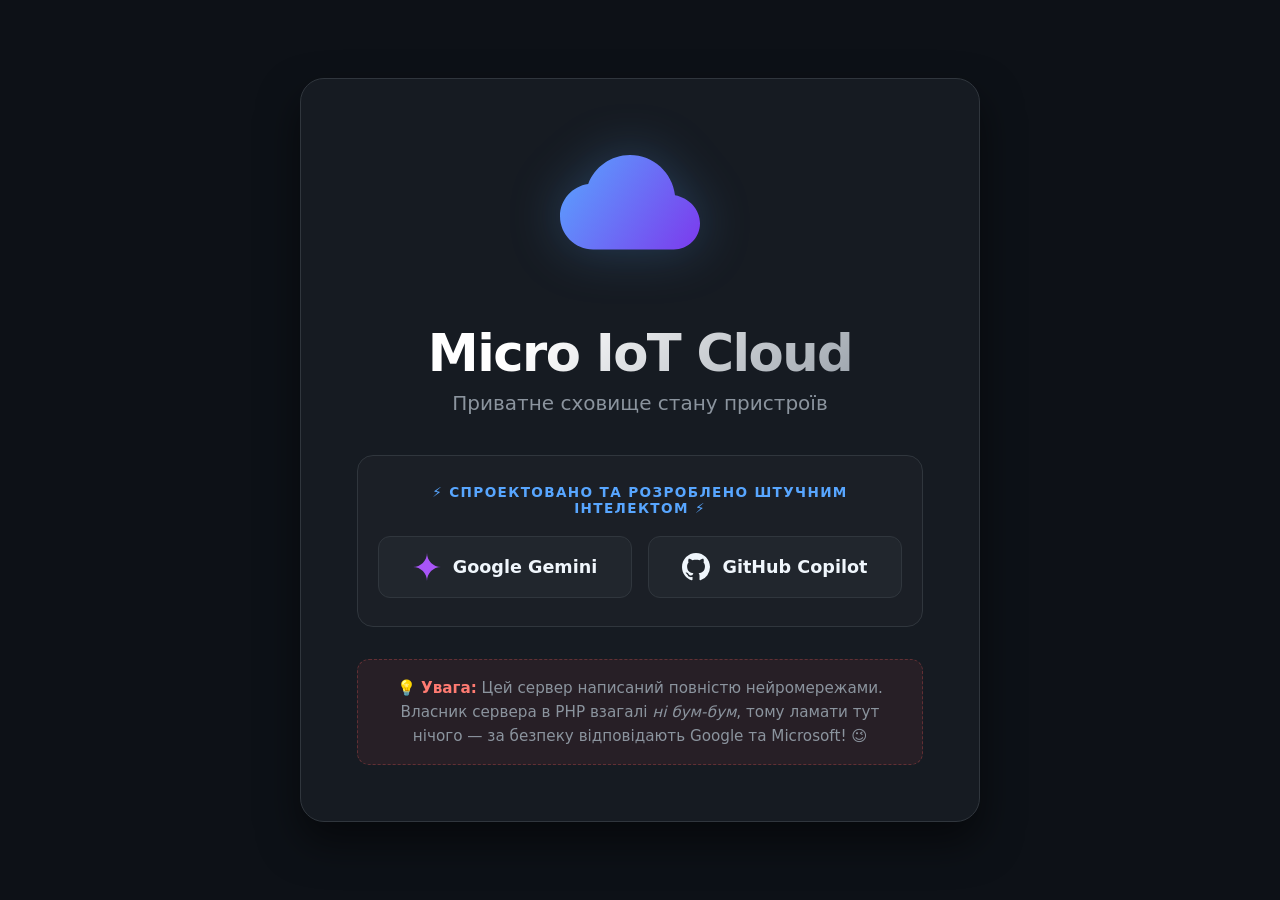
<file: index.htm>
<!doctype html>
<html lang="uk">
<head>
  <meta charset="utf-8">
  <meta name="viewport" content="width=device-width, initial-scale=1">
  <meta name="color-scheme" content="dark light">
  <title>Micro IoT Cloud</title>
  <style>
    :root {
      --bg: #0d1117;
      --card-bg: #161b22;
      --border: #30363d;
      --text: #f0f6fc;
      --text-muted: #8b949e;
      --gemini: #7c3aed;
      --copilot: #238636;
      --accent: #58a6ff;
    }

    * { box-sizing: border-box; margin: 0; padding: 0; }

    body {
      min-height: 100vh;
      display: flex;
      align-items: center;
      justify-content: center;
      background-color: var(--bg);
      color: var(--text);
      font-family: system-ui, -apple-system, BlinkMacSystemFont, "Segoe UI", Roboto, sans-serif;
      padding: 1.5rem;
    }

    .container {
      width: 100%;
      max-width: 680px;
      background: var(--card-bg);
      border: 1px solid var(--border);
      border-radius: 24px;
      padding: clamp(2rem, 5vw, 3.5rem);
      text-align: center;
      box-shadow: 0 20px 40px rgba(0,0,0,0.5);
    }

    /* Велика SVG Хмаринка */
    .cloud-icon {
      width: clamp(100px, 25vw, 160px);
      height: auto;
      margin-bottom: 1.5rem;
      filter: drop-shadow(0 0 25px rgba(88, 166, 255, 0.25));
    }

    h1 {
      font-size: clamp(2rem, 6vw, 3.2rem);
      font-weight: 800;
      letter-spacing: -0.03em;
      margin-bottom: 0.5rem;
      background: linear-gradient(135deg, #fff 30%, #8b949e);
      -webkit-background-clip: text;
      -webkit-text-fill-color: transparent;
    }

    .subtitle {
      font-size: clamp(1rem, 3vw, 1.25rem);
      color: var(--text-muted);
      margin-bottom: 2.5rem;
      font-weight: 400;
    }

    /* Секція Авторів */
    .authors-section {
      background: rgba(255, 255, 255, 0.02);
      border: 1px solid var(--border);
      border-radius: 16px;
      padding: 1.75rem 1.25rem;
      margin-bottom: 2rem;
    }

    .authors-title {
      font-size: 0.85rem;
      text-transform: uppercase;
      letter-spacing: 0.1em;
      color: var(--accent);
      font-weight: 700;
      margin-bottom: 1.25rem;
    }

    .authors-grid {
      display: grid;
      grid-template-columns: repeat(auto-fit, minmax(220px, 1fr));
      gap: 1rem;
    }

    .author-card {
      display: flex;
      align-items: center;
      justify-content: center;
      gap: 0.75rem;
      padding: 1rem;
      background: #21262d;
      border: 1px solid var(--border);
      border-radius: 12px;
      text-decoration: none;
      color: var(--text);
      font-weight: 700;
      font-size: 1.1rem;
      transition: transform 0.2s, border-color 0.2s, box-shadow 0.2s;
    }

    .author-card:hover {
      transform: translateY(-3px);
      border-color: var(--accent);
      box-shadow: 0 8px 20px rgba(0,0,0,0.3);
    }

    .author-card svg {
      width: 28px;
      height: 28px;
      flex-shrink: 0;
    }

    /* Гумористична примітка */
    .humor-note {
      font-size: 0.95rem;
      line-height: 1.6;
      color: var(--text-muted);
      background: rgba(235, 87, 87, 0.08);
      border: 1px dashed rgba(235, 87, 87, 0.3);
      padding: 1rem 1.25rem;
      border-radius: 12px;
    }

    .humor-note strong {
      color: #ff7b72;
    }

    @media (max-width: 480px) {
      .container { padding: 1.5rem 1rem; }
      .authors-grid { grid-template-columns: 1fr; }
    }
  </style>
</head>
<body>

  <div class="container">
    
    <!-- Велика красива хмаринка -->
    <svg class="cloud-icon" viewBox="0 0 64 64" fill="none" xmlns="http://www.w3.org/2000/svg">
      <path d="M46 24.08C44.96 15.04 37.28 8 28 8 20.32 8 13.84 12.8 11.28 19.6 4.88 20.48 0 25.92 0 32.5 0 39.84 5.92 45.76 13.26 45.76H45.5C51.3 45.76 56 41.06 56 35.26 56 29.74 51.72 25.18 46 24.08Z" fill="url(#cloud-grad)"/>
      <defs>
        <linearGradient id="cloud-grad" x1="0" y1="8" x2="56" y2="45.76" gradientUnits="userSpaceOnUse">
          <stop stop-color="#58A6FF"/>
          <stop offset="1" stop-color="#7C3AED"/>
        </linearGradient>
      </defs>
    </svg>

    <h1>Micro IoT Cloud</h1>
    <p class="subtitle">Приватне сховище стану пристроїв</p>

    <!-- Секція Авторів -->
    <div class="authors-section">
      <div class="authors-title">⚡ Спроектовано та розроблено штучним інтелектом ⚡</div>
      
      <div class="authors-grid">
        <!-- Gemini -->
        <a href="https://gemini.google.com" target="_blank" rel="noopener" class="author-card">
          <svg viewBox="0 0 24 24" fill="none">
            <path d="M12 0C12 6.627 6.627 12 0 12C6.627 12 12 17.373 12 24C12 17.373 17.373 12 24 12C17.373 12 12 6.627 12 0Z" fill="#A855F7"/>
          </svg>
          <span>Google Gemini</span>
        </a>

        <!-- GitHub Copilot -->
        <a href="https://github.com/features/copilot" target="_blank" rel="noopener" class="author-card">
          <svg viewBox="0 0 24 24" fill="currentColor" style="color: #f0f6fc;">
            <path d="M12 0C5.37 0 0 5.37 0 12c0 5.31 3.435 9.795 8.205 11.385.6.105.825-.255.825-.57 0-.285-.015-1.23-.015-2.235-3.015.555-3.795-.735-4.035-1.41-.135-.345-.72-1.41-1.23-1.695-.42-.225-1.02-.78-.015-.795.945-.015 1.62.87 1.845 1.23 1.08 1.815 2.805 1.305 3.495.99.105-.78.42-1.305.765-1.605-2.67-.3-5.46-1.335-5.46-5.925 0-1.305.465-2.385 1.23-3.225-.12-.3-.54-1.53.12-3.18 0 0 1.005-.315 3.3 1.23.96-.27 1.98-.405 3-.405s2.04.135 3 .405c2.295-1.56 3.3-1.23 3.3-1.23.66 1.65.24 2.88.12 3.18.765.84 1.23 1.905 1.23 3.225 0 4.605-2.805 5.625-5.475 5.925.435.375.81 1.095.81 2.22 0 1.605-.015 2.895-.015 3.3 0 .315.225.69.825.57A12.02 12.02 0 0024 12c0-6.63-5.37-12-12-12z"/>
          </svg>
          <span>GitHub Copilot</span>
        </a>
      </div>
    </div>

    <!-- Текстовий дисклеймер з гумором -->
    <div class="humor-note">
      💡 <strong>Увага:</strong> Цей сервер написаний повністю нейромережами. Власник сервера в PHP взагалі <i>ні бум-бум</i>, тому ламати тут нічого — за безпеку відповідають Google та Microsoft! 😉
    </div>

  </div>

</body>
</html>
</file>
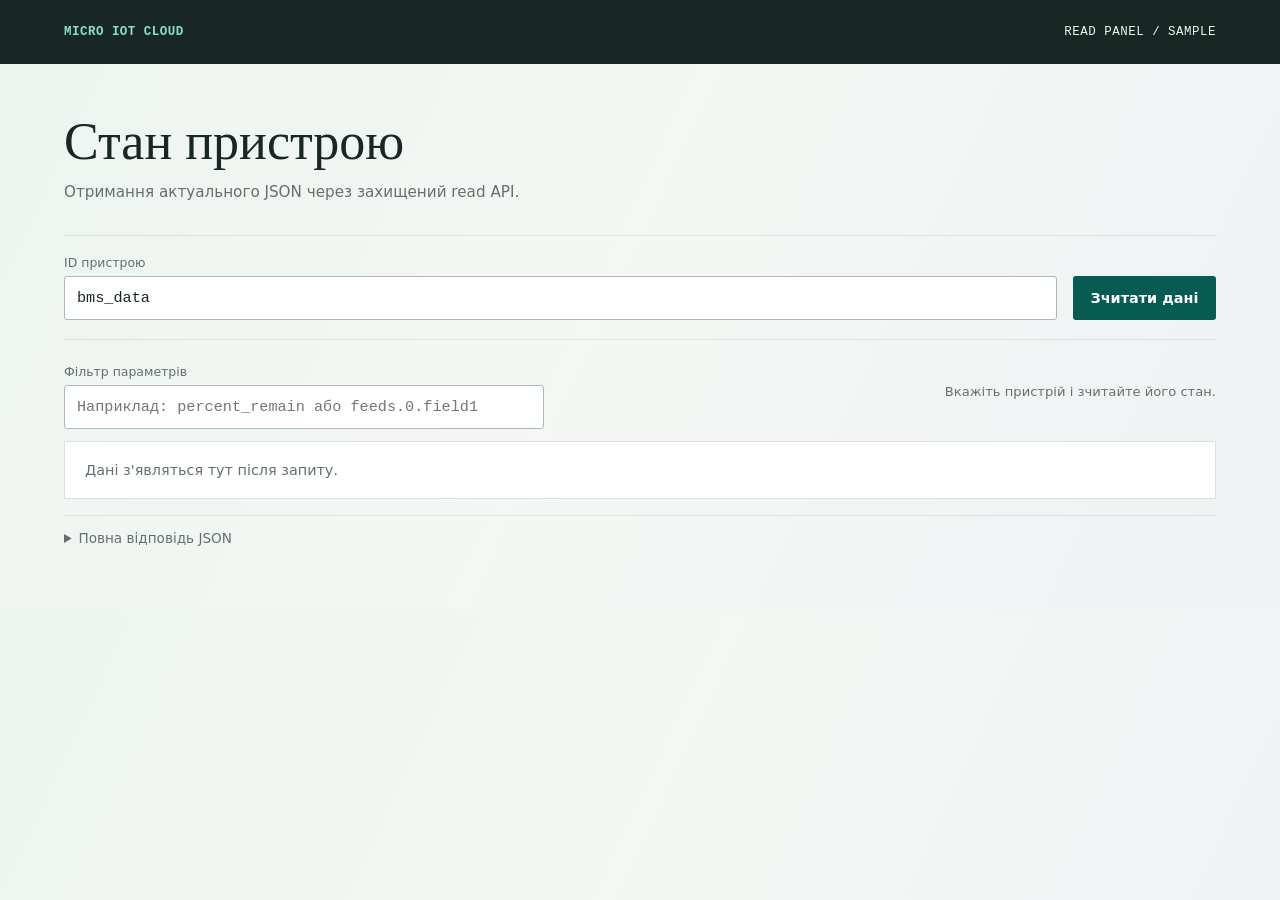
<file: user_panel_sample/index.html>
<!doctype html>
<html lang="uk">
<head>
  <meta charset="utf-8">
  <meta name="viewport" content="width=device-width, initial-scale=1">
  <meta name="color-scheme" content="light">
  <title>Micro IoT Cloud | Read panel</title>
  <style>
    :root {
      color-scheme: light;
      --ink: #182624;
      --muted: #63716d;
      --line: #d9e2de;
      --paper: #f5f7f4;
      --surface: #fff;
      --accent: #087e70;
      --accent-dark: #075b53;
      --warning: #985b14;
      --error: #a43232;
      --mono: "SFMono-Regular", Consolas, "Liberation Mono", monospace;
    }
    * { box-sizing: border-box; }
    body {
      margin: 0;
      color: var(--ink);
      background: linear-gradient(115deg, #edf4ef 0, var(--paper) 42rem, #eef2f4 100%);
      font-family: Georgia, "Times New Roman", serif;
    }
    header {
      min-height: 4rem;
      display: flex;
      align-items: center;
      justify-content: space-between;
      padding: 0 clamp(1rem, 5vw, 4rem);
      color: #eaf5f0;
      background: var(--ink);
      font: 0.78rem var(--mono);
      letter-spacing: 0.04em;
    }
    header strong { color: #8de0c7; font-weight: 600; }
    main { width: min(100% - 2rem, 72rem); margin: 3rem auto; }
    h1 { margin: 0; font-size: clamp(2rem, 5vw, 3.25rem); font-weight: 500; }
    .lede { margin: 0.6rem 0 2rem; color: var(--muted); font: 0.95rem/1.5 system-ui, sans-serif; }
    form {
      display: grid;
      grid-template-columns: minmax(12rem, 1fr) auto;
      align-items: end;
      gap: 1rem;
      padding: 1.15rem 0;
      border-top: 1px solid var(--line);
      border-bottom: 1px solid var(--line);
    }
    label { display: grid; gap: 0.4rem; color: var(--muted); font: 0.78rem system-ui, sans-serif; }
    input {
      width: 100%; min-height: 2.75rem; padding: 0.65rem 0.75rem;
      color: var(--ink); background: var(--surface); border: 1px solid #aabbb4;
      border-radius: 3px; font: 0.95rem var(--mono);
    }
    input:focus { outline: 2px solid #75cbb4; outline-offset: 1px; }
    button {
      min-height: 2.75rem; padding: 0.65rem 1.1rem; border: 0; border-radius: 3px;
      color: white; background: var(--accent-dark); font: 600 0.9rem system-ui, sans-serif;
      cursor: pointer;
    }
    button:hover { background: var(--accent); }
    button:disabled { opacity: 0.6; cursor: wait; }
    .toolbar { display: flex; align-items: center; justify-content: space-between; gap: 1rem; margin: 1.5rem 0 0.75rem; }
    .toolbar label { flex: 1; max-width: 30rem; }
    .status { min-height: 1.5rem; color: var(--muted); font: 0.82rem system-ui, sans-serif; }
    .status[data-kind="error"] { color: var(--error); }
    .status[data-kind="ok"] { color: var(--accent-dark); }
    .table-wrap { overflow: auto; border: 1px solid var(--line); background: var(--surface); }
    table { width: 100%; border-collapse: collapse; text-align: left; font: 0.88rem system-ui, sans-serif; }
    th, td { padding: 0.7rem 0.85rem; border-bottom: 1px solid #e8eeeb; vertical-align: top; }
    th { position: sticky; top: 0; color: var(--muted); background: #f0f5f1; font-size: 0.74rem; font-weight: 600; text-transform: uppercase; }
    td:first-child { width: 48%; color: #245b53; font: 0.8rem var(--mono); overflow-wrap: anywhere; }
    td:last-child { font: 0.82rem var(--mono); overflow-wrap: anywhere; white-space: pre-wrap; }
    tr:last-child td { border-bottom: 0; }
    .empty { padding: 1.25rem; color: var(--muted); font: 0.9rem system-ui, sans-serif; }
    details { margin-top: 1rem; border-top: 1px solid var(--line); }
    summary { padding: 0.9rem 0; color: var(--muted); font: 0.85rem system-ui, sans-serif; cursor: pointer; }
    pre { overflow: auto; max-height: 28rem; padding: 1rem; color: #e7f2ed; background: #202d2a; font: 0.8rem/1.5 var(--mono); }
    @media (max-width: 600px) {
      main { margin-top: 2rem; }
      form { grid-template-columns: 1fr; }
      form button { width: 100%; }
      .toolbar { align-items: stretch; flex-direction: column; }
      .toolbar label { max-width: none; }
      th, td { padding: 0.6rem; }
      td:first-child { width: 55%; }
    }
  </style>
</head>
<body>
  <header><strong>MICRO IOT CLOUD</strong><span>READ PANEL / SAMPLE</span></header>
  <main>
    <h1>Стан пристрою</h1>
    <p class="lede">Отримання актуального JSON через захищений read API.</p>

    <form id="read-form">
      <label for="device">ID пристрою
        <input id="device" name="device" value="bms_data" maxlength="64" pattern="[A-Za-z0-9_-]+" required autocomplete="off">
      </label>
      <button id="load-button" type="submit">Зчитати дані</button>
    </form>

    <div class="toolbar">
      <label for="filter">Фільтр параметрів
        <input id="filter" type="search" placeholder="Наприклад: percent_remain або feeds.0.field1" autocomplete="off" disabled>
      </label>
      <div id="status" class="status" role="status" aria-live="polite">Вкажіть пристрій і зчитайте його стан.</div>
    </div>

    <div id="results" class="table-wrap" aria-live="polite">
      <div class="empty">Дані з'являться тут після запиту.</div>
    </div>

    <details>
      <summary>Повна відповідь JSON</summary>
      <pre id="raw-json">Ще немає даних.</pre>
    </details>
  </main>
  <script>
    const form = document.querySelector('#read-form');
    const deviceInput = document.querySelector('#device');
    const filterInput = document.querySelector('#filter');
    const loadButton = document.querySelector('#load-button');
    const status = document.querySelector('#status');
    const results = document.querySelector('#results');
    const rawJson = document.querySelector('#raw-json');
    let rows = [];

    function flattenJson(value, path = '', output = []) {
      if (value !== null && typeof value === 'object') {
        const entries = Array.isArray(value)
          ? value.map((item, index) => [String(index), item])
          : Object.entries(value);
        if (entries.length === 0) output.push({ path: path || '(root)', value: '(empty)' });
        for (const [key, child] of entries) {
          flattenJson(child, path ? `${path}.${key}` : key, output);
        }
      } else {
        output.push({ path: path || '(root)', value: value === null ? 'null' : String(value) });
      }
      return output;
    }

    function renderRows() {
      const needle = filterInput.value.trim().toLowerCase();
      const visibleRows = rows.filter(row => `${row.path} ${row.value}`.toLowerCase().includes(needle));
      results.replaceChildren();
      if (visibleRows.length === 0) {
        const empty = document.createElement('div');
        empty.className = 'empty';
        empty.textContent = rows.length ? 'За цим фільтром нічого не знайдено.' : 'JSON не містить параметрів.';
        results.append(empty);
        return;
      }
      const table = document.createElement('table');
      const head = table.createTHead().insertRow();
      for (const label of ['Параметр', 'Значення']) {
        const cell = document.createElement('th');
        cell.scope = 'col';
        cell.textContent = label;
        head.append(cell);
      }
      const body = table.createTBody();
      for (const row of visibleRows) {
        const tableRow = body.insertRow();
        tableRow.insertCell().textContent = row.path;
        tableRow.insertCell().textContent = row.value;
      }
      results.append(table);
    }

    form.addEventListener('submit', async event => {
      event.preventDefault();
      if (!deviceInput.reportValidity()) return;
      loadButton.disabled = true;
      filterInput.disabled = true;
      status.dataset.kind = '';
      status.textContent = 'З’єднання з хмарою…';
      try {
        const response = await fetch(`read_proxy.php?device=${encodeURIComponent(deviceInput.value.trim())}`, { cache: 'no-store' });
        const text = await response.text();
        let data;
        try { data = JSON.parse(text); }
        catch { throw new Error(`Сервер повернув некоректну відповідь (HTTP ${response.status}).`); }
        if (!response.ok) throw new Error(data.error || `Помилка хмари (HTTP ${response.status}).`);
        rows = flattenJson(data);
        rawJson.textContent = JSON.stringify(data, null, 2);
        filterInput.disabled = false;
        renderRows();
        status.dataset.kind = 'ok';
        status.textContent = `${deviceInput.value.trim()} · отримано ${new Date().toLocaleTimeString()}`;
      } catch (error) {
        rows = [];
        rawJson.textContent = 'Дані недоступні.';
        results.replaceChildren();
        const message = document.createElement('div');
        message.className = 'empty';
        message.textContent = error.message;
        results.append(message);
        status.dataset.kind = 'error';
        status.textContent = 'Не вдалося отримати дані.';
      } finally {
        loadButton.disabled = false;
      }
    });

    filterInput.addEventListener('input', renderRows);
  </script>
</body>
</html>
</file>
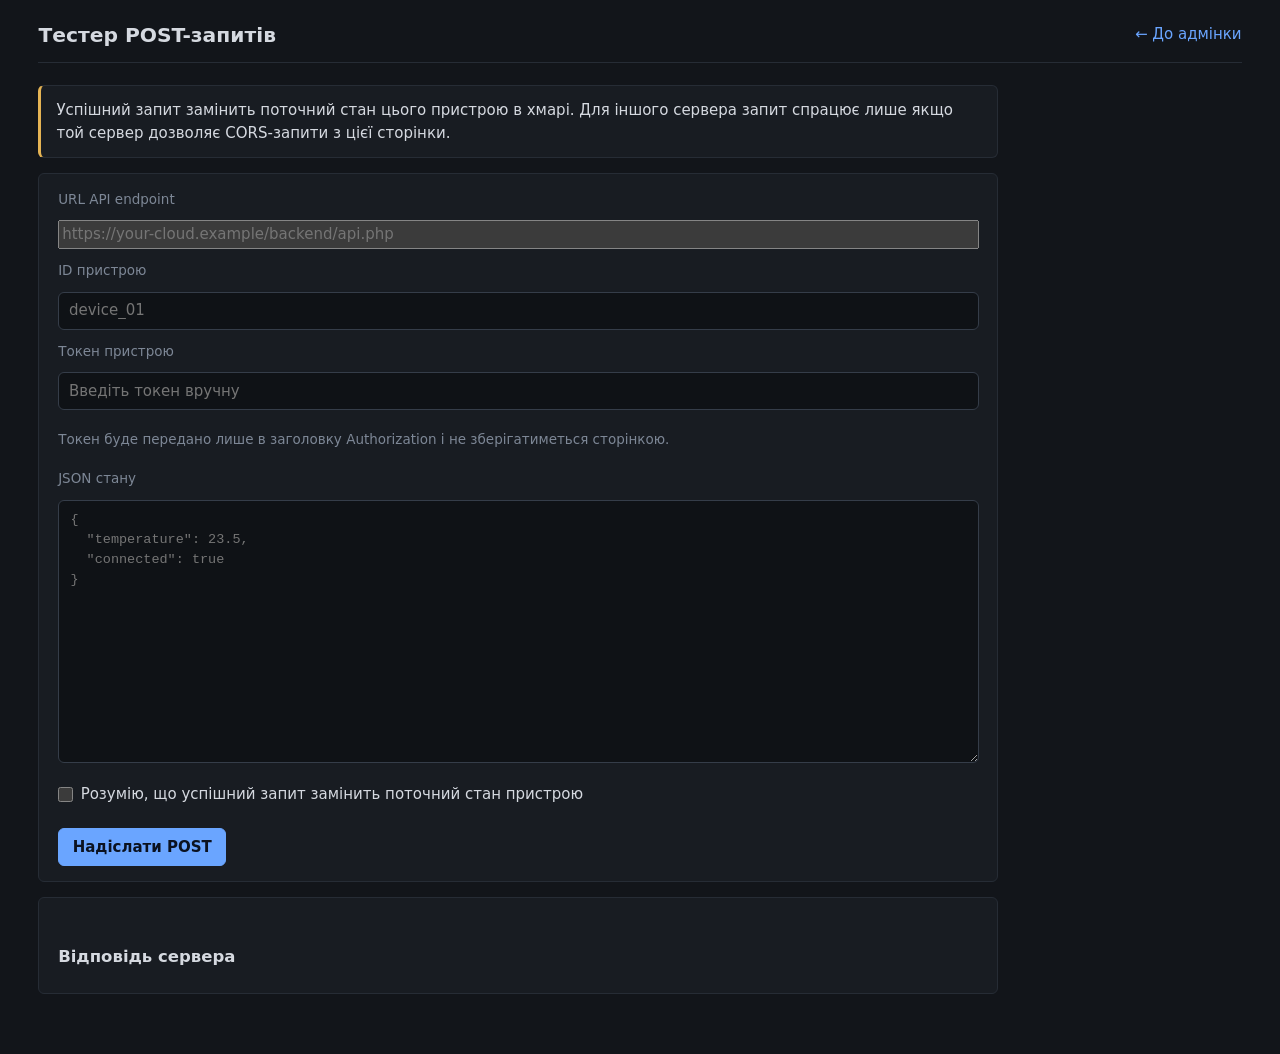
<file: cloud-code/adminpanel/api-tester.html>
<!doctype html>
<html lang="uk">
<head>
    <meta charset="utf-8">
    <meta name="viewport" content="width=device-width, initial-scale=1">
    <title>Тестер POST · Адміністрування хмари</title>
    <link rel="stylesheet" href="admin.css">
    <link rel="stylesheet" href="help.css">
    <script>try { if (localStorage.getItem('adminView') === 'mobile') document.documentElement.classList.add('mobile'); } catch (e) {}</script>
</head>
<body>
    <header class="top">
        <h1>Тестер POST-запитів</h1>
        <a class="back" href="admin.php">← До адмінки</a>
    </header>

    <main class="tester">
        <div class="notice warn">
            Успішний запит замінить поточний стан цього пристрою в хмарі. Для іншого сервера запит спрацює лише якщо той сервер дозволяє CORS-запити з цієї сторінки.
        </div>

        <section class="panel">
            <form id="request-form" class="stack">
                <label for="endpoint">URL API endpoint</label>
                <input id="endpoint" name="endpoint" type="url" placeholder="https://your-cloud.example/backend/api.php" autocomplete="url" required>

                <label for="device-id">ID пристрою</label>
                <input id="device-id" name="device_id" type="text" placeholder="device_01" pattern="[a-zA-Z0-9_-]{1,64}" maxlength="64" required>

                <label for="device-token">Токен пристрою</label>
                <input id="device-token" name="device_token" type="password" placeholder="Введіть токен вручну" autocomplete="off" required>
                <p class="muted">Токен буде передано лише в заголовку Authorization і не зберігатиметься сторінкою.</p>

                <label for="payload">JSON стану</label>
                <textarea id="payload" name="payload" rows="12" spellcheck="false" placeholder='{
  "temperature": 23.5,
  "connected": true
}' required></textarea>

                <label class="check">
                    <input id="replace-warning" type="checkbox" required>
                    Розумію, що успішний запит замінить поточний стан пристрою
                </label>
                <div class="row">
                    <button id="send-button" type="submit" class="primary">Надіслати POST</button>
                    <span id="request-status" class="muted" role="status" aria-live="polite"></span>
                </div>
            </form>
        </section>

        <section class="panel" aria-labelledby="response-heading">
            <h2 id="response-heading">Відповідь сервера</h2>
            <pre id="response" class="result" aria-live="polite"></pre>
        </section>
    </main>

    <script>
        const form = document.getElementById('request-form');
        const sendButton = document.getElementById('send-button');
        const requestStatus = document.getElementById('request-status');
        const responseOutput = document.getElementById('response');

        form.addEventListener('submit', async (event) => {
            event.preventDefault();
            responseOutput.textContent = '';
            requestStatus.textContent = '';

            let endpoint;
            let payload;
            try {
                endpoint = new URL(form.elements.endpoint.value);
                if (!['http:', 'https:'].includes(endpoint.protocol)) {
                    throw new Error('Вкажіть URL з протоколом HTTP або HTTPS.');
                }
                if (endpoint.username || endpoint.password
                    || Array.from(endpoint.searchParams.keys()).some((key) => /token|secret|password/i.test(key))
                ) {
                    throw new Error('Не додавайте облікові дані або токени до URL.');
                }

                payload = JSON.parse(form.elements.payload.value);
                if (payload === null || Array.isArray(payload) || typeof payload !== 'object') {
                    throw new Error('JSON має бути об’єктом.');
                }
            } catch (error) {
                requestStatus.textContent = error.message || 'Перевірте URL та JSON.';
                return;
            }

            const deviceId = form.elements.device_id.value.trim();
            const deviceToken = form.elements.device_token.value;
            if (!/^[\x21-\x7E]{1,256}$/.test(deviceToken)) {
                requestStatus.textContent = 'Токен має містити 1–256 друкованих ASCII-символів без пробілів.';
                return;
            }
            if (Object.hasOwn(payload, 'device_id')
                && (typeof payload.device_id !== 'string' || payload.device_id !== deviceId)
            ) {
                requestStatus.textContent = 'ID пристрою в JSON має збігатися з полем «ID пристрою».';
                return;
            }
            if (Object.hasOwn(payload, 'device_token')) {
                requestStatus.textContent = 'Приберіть device_token з JSON: токен передається окремо в заголовку.';
                return;
            }

            endpoint.searchParams.set('device', deviceId);
            sendButton.disabled = true;
            requestStatus.textContent = 'Надсилання запиту…';

            try {
                const response = await fetch(endpoint, {
                    method: 'POST',
                    headers: {
                        'Content-Type': 'application/json',
                        'Authorization': `Bearer ${deviceToken}`,
                    },
                    body: JSON.stringify(payload),
                    cache: 'no-store',
                    referrerPolicy: 'no-referrer',
                });
                const responseText = await response.text();
                requestStatus.textContent = `HTTP ${response.status} ${response.statusText}`;

                try {
                    responseOutput.textContent = JSON.stringify(JSON.parse(responseText), null, 2);
                } catch {
                    responseOutput.textContent = responseText || '(порожня відповідь)';
                }
            } catch (error) {
                requestStatus.textContent = 'Не вдалося виконати запит. Перевірте URL, з’єднання та CORS на сервері.';
                responseOutput.textContent = error.message;
            } finally {
                sendButton.disabled = false;
            }
        });
    </script>
</body>
</html>
</file>
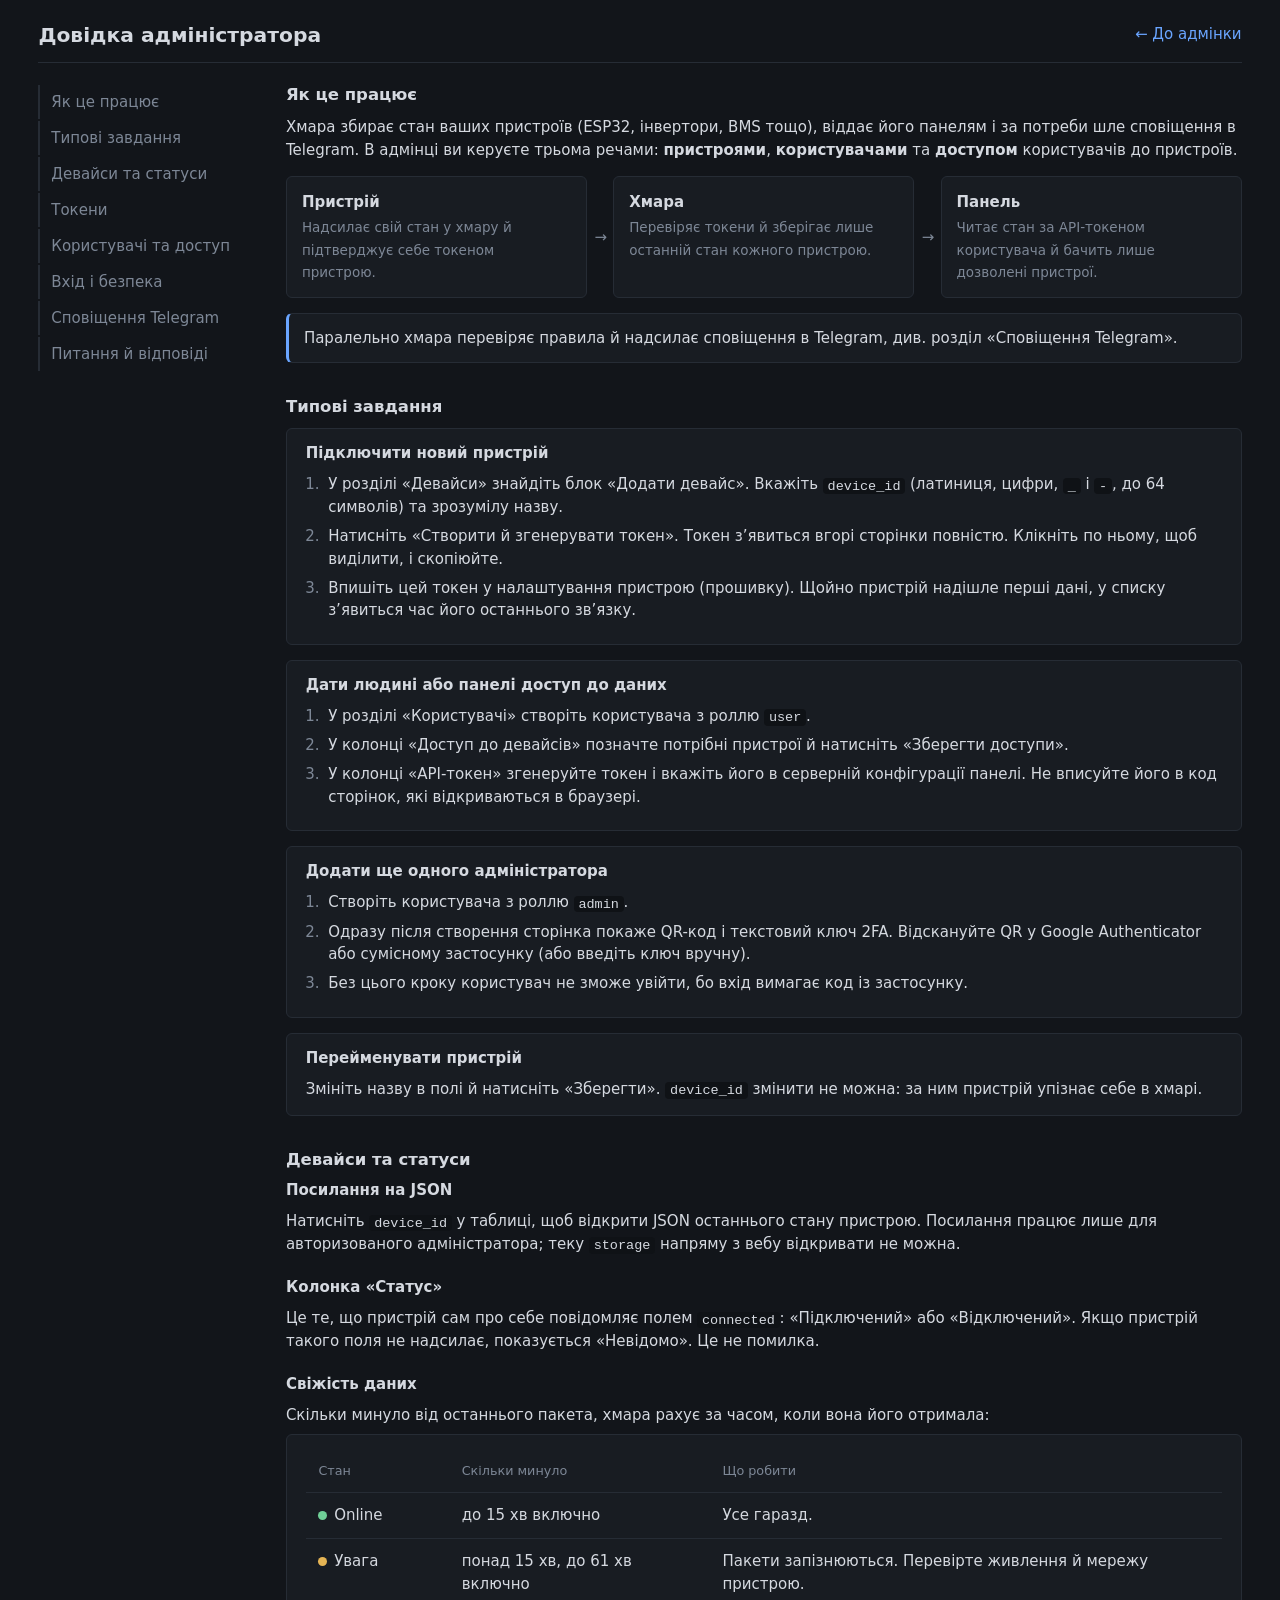
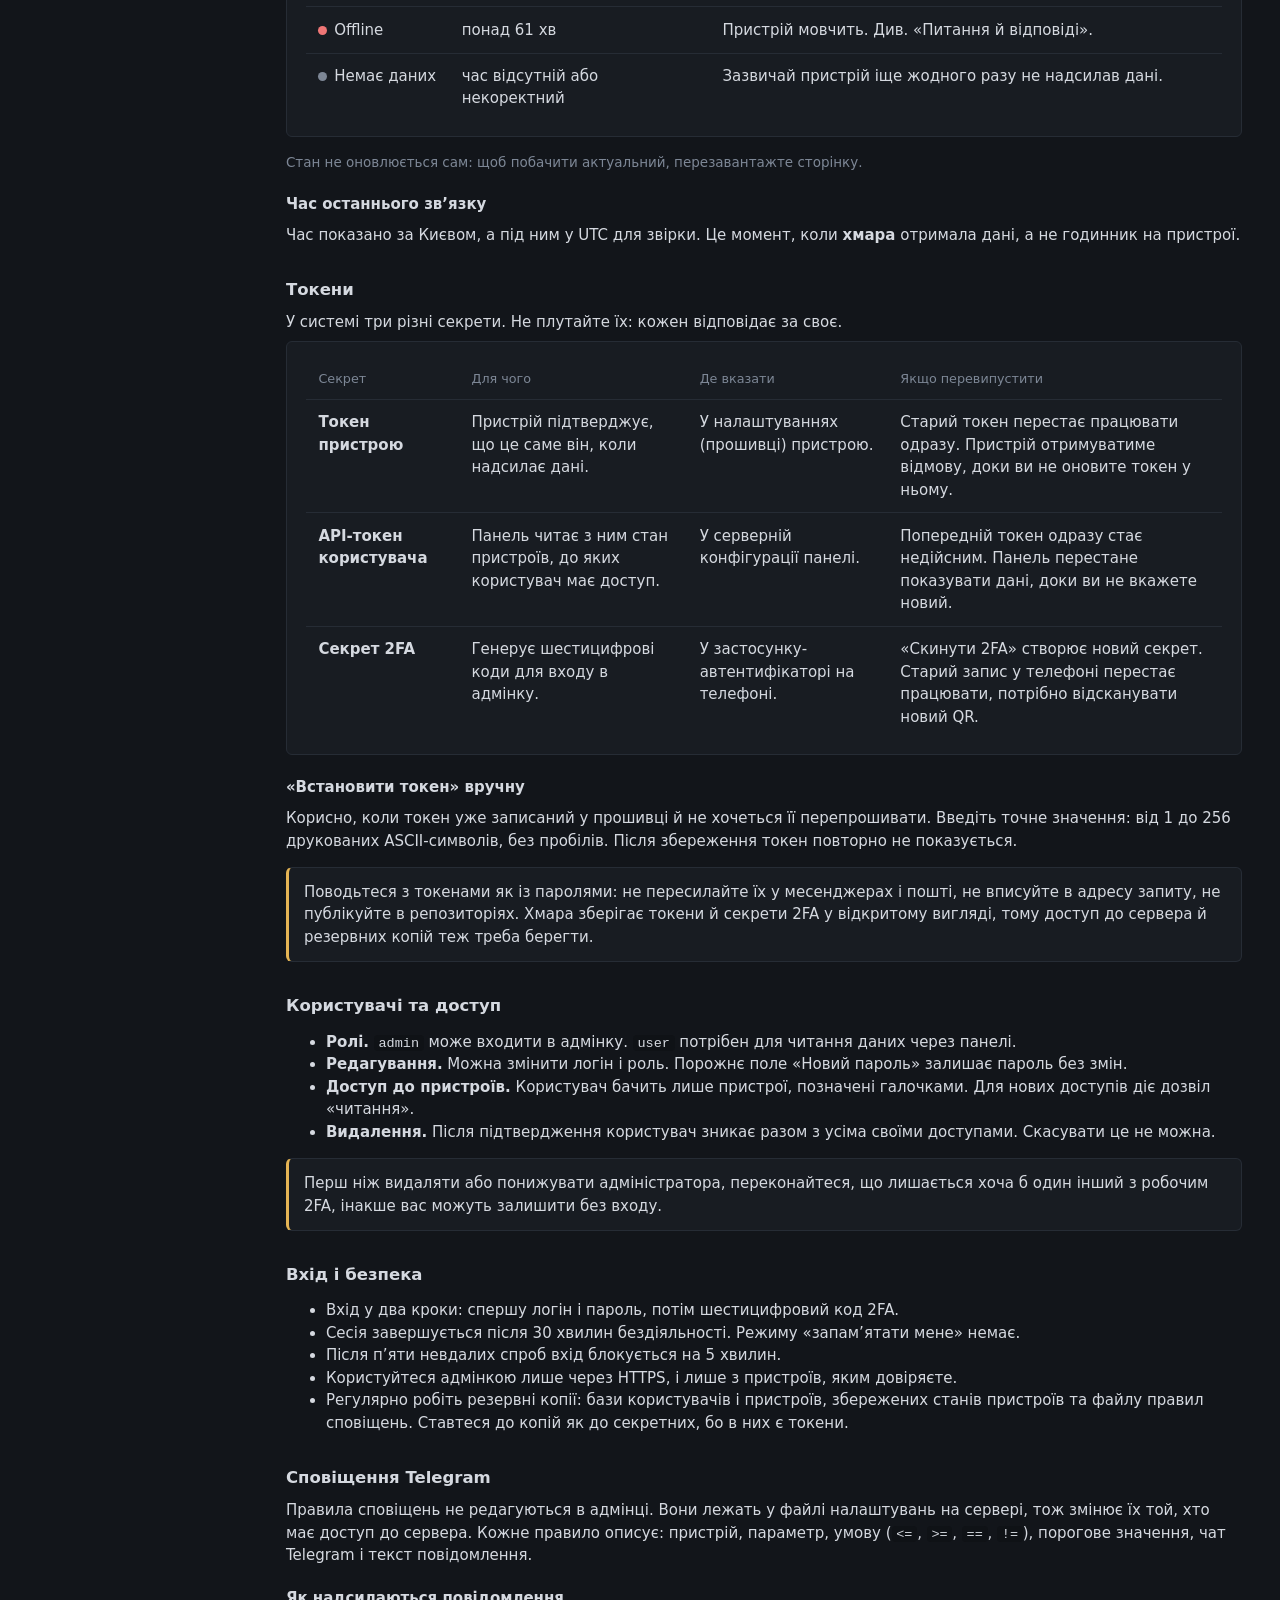
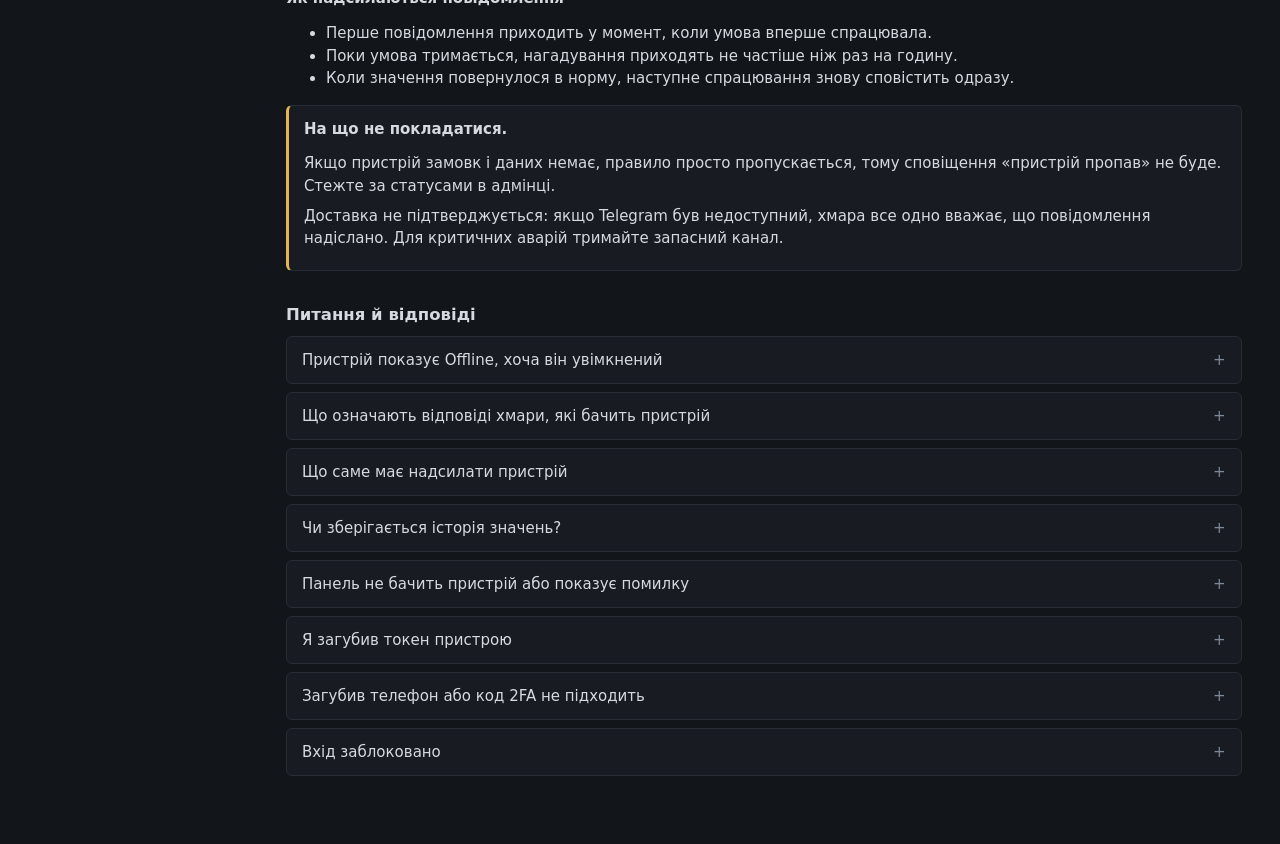
<file: cloud-code/adminpanel/help.html>
<!DOCTYPE html>
<html lang="uk">
<head>
    <meta charset="utf-8">
    <meta name="viewport" content="width=device-width, initial-scale=1">
    <title>Довідка · Адміністрування хмари</title>
    <link rel="stylesheet" href="admin.css">
    <link rel="stylesheet" href="help.css">
    <script>try { if (localStorage.getItem('adminView') === 'mobile') document.documentElement.classList.add('mobile'); } catch (e) {}</script>
</head>
<body>
    <header class="top">
        <h1>Довідка адміністратора</h1>
        <a class="back" href="admin.php">← До адмінки</a>
    </header>

    <div class="help">
        <nav class="toc" aria-label="Зміст">
            <a href="#overview">Як це працює</a>
            <a href="#tasks">Типові завдання</a>
            <a href="#devices">Девайси та статуси</a>
            <a href="#tokens">Токени</a>
            <a href="#users">Користувачі та доступ</a>
            <a href="#security">Вхід і безпека</a>
            <a href="#alerts">Сповіщення Telegram</a>
            <a href="#faq">Питання й відповіді</a>
        </nav>

        <main class="content">

            <section id="overview">
                <h2>Як це працює</h2>
                <p>Хмара збирає стан ваших пристроїв (ESP32, інвертори, BMS тощо), віддає його панелям і за потреби шле сповіщення в Telegram. В адмінці ви керуєте трьома речами: <b>пристроями</b>, <b>користувачами</b> та <b>доступом</b> користувачів до пристроїв.</p>
                <ol class="flow">
                    <li><b>Пристрій</b><span class="muted">Надсилає свій стан у хмару й підтверджує себе токеном пристрою.</span></li>
                    <li><b>Хмара</b><span class="muted">Перевіряє токени й зберігає лише останній стан кожного пристрою.</span></li>
                    <li><b>Панель</b><span class="muted">Читає стан за API-токеном користувача й бачить лише дозволені пристрої.</span></li>
                </ol>
                <div class="notice">Паралельно хмара перевіряє правила й надсилає сповіщення в Telegram, див. розділ «Сповіщення Telegram».</div>
            </section>

            <section id="tasks">
                <h2>Типові завдання</h2>

                <div class="panel">
                    <h3>Підключити новий пристрій</h3>
                    <ol class="steps">
                        <li>У розділі «Девайси» знайдіть блок «Додати девайс». Вкажіть <code>device_id</code> (латиниця, цифри, <code>_</code> і <code>-</code>, до 64 символів) та зрозумілу назву.</li>
                        <li>Натисніть «Створити й згенерувати токен». Токен з’явиться вгорі сторінки повністю. Клікніть по ньому, щоб виділити, і скопіюйте.</li>
                        <li>Впишіть цей токен у налаштування пристрою (прошивку). Щойно пристрій надішле перші дані, у списку з’явиться час його останнього зв’язку.</li>
                    </ol>
                </div>

                <div class="panel">
                    <h3>Дати людині або панелі доступ до даних</h3>
                    <ol class="steps">
                        <li>У розділі «Користувачі» створіть користувача з роллю <code>user</code>.</li>
                        <li>У колонці «Доступ до девайсів» позначте потрібні пристрої й натисніть «Зберегти доступи».</li>
                        <li>У колонці «API-токен» згенеруйте токен і вкажіть його в серверній конфігурації панелі. Не вписуйте його в код сторінок, які відкриваються в браузері.</li>
                    </ol>
                </div>

                <div class="panel">
                    <h3>Додати ще одного адміністратора</h3>
                    <ol class="steps">
                        <li>Створіть користувача з роллю <code>admin</code>.</li>
                        <li>Одразу після створення сторінка покаже QR-код і текстовий ключ 2FA. Відскануйте QR у Google Authenticator або сумісному застосунку (або введіть ключ вручну).</li>
                        <li>Без цього кроку користувач не зможе увійти, бо вхід вимагає код із застосунку.</li>
                    </ol>
                </div>

                <div class="panel">
                    <h3>Перейменувати пристрій</h3>
                    <p>Змініть назву в полі й натисніть «Зберегти». <code>device_id</code> змінити не можна: за ним пристрій упізнає себе в хмарі.</p>
                </div>
            </section>

            <section id="devices">
                <h2>Девайси та статуси</h2>

                <h3>Посилання на JSON</h3>
                <p>Натисніть <code>device_id</code> у таблиці, щоб відкрити JSON останнього стану пристрою. Посилання працює лише для авторизованого адміністратора; теку <code>storage</code> напряму з вебу відкривати не можна.</p>

                <h3>Колонка «Статус»</h3>
                <p>Це те, що пристрій сам про себе повідомляє полем <code>connected</code>: «Підключений» або «Відключений». Якщо пристрій такого поля не надсилає, показується «Невідомо». Це не помилка.</p>

                <h3>Свіжість даних</h3>
                <p>Скільки минуло від останнього пакета, хмара рахує за часом, коли вона його отримала:</p>
                <div class="panel">
                    <table>
                        <thead><tr><th>Стан</th><th>Скільки минуло</th><th>Що робити</th></tr></thead>
                        <tbody>
                            <tr><td data-label="Стан"><span class="badge ok">Online</span></td><td data-label="Скільки минуло">до 15 хв включно</td><td data-label="Що робити">Усе гаразд.</td></tr>
                            <tr><td data-label="Стан"><span class="badge warn">Увага</span></td><td data-label="Скільки минуло">понад 15 хв, до 61 хв включно</td><td data-label="Що робити">Пакети запізнюються. Перевірте живлення й мережу пристрою.</td></tr>
                            <tr><td data-label="Стан"><span class="badge bad">Offline</span></td><td data-label="Скільки минуло">понад 61 хв</td><td data-label="Що робити">Пристрій мовчить. Див. «Питання й відповіді».</td></tr>
                            <tr><td data-label="Стан"><span class="badge">Немає даних</span></td><td data-label="Скільки минуло">час відсутній або некоректний</td><td data-label="Що робити">Зазвичай пристрій іще жодного разу не надсилав дані.</td></tr>
                        </tbody>
                    </table>
                </div>
                <p class="muted">Стан не оновлюється сам: щоб побачити актуальний, перезавантажте сторінку.</p>

                <h3>Час останнього зв’язку</h3>
                <p>Час показано за Києвом, а під ним у UTC для звірки. Це момент, коли <b>хмара</b> отримала дані, а не годинник на пристрої.</p>
            </section>

            <section id="tokens">
                <h2>Токени</h2>
                <p>У системі три різні секрети. Не плутайте їх: кожен відповідає за своє.</p>
                <div class="panel">
                    <table>
                        <thead><tr><th>Секрет</th><th>Для чого</th><th>Де вказати</th><th>Якщо перевипустити</th></tr></thead>
                        <tbody>
                            <tr>
                                <td data-label="Секрет"><b>Токен пристрою</b></td>
                                <td data-label="Для чого">Пристрій підтверджує, що це саме він, коли надсилає дані.</td>
                                <td data-label="Де вказати">У налаштуваннях (прошивці) пристрою.</td>
                                <td data-label="Якщо перевипустити">Старий токен перестає працювати одразу. Пристрій отримуватиме відмову, доки ви не оновите токен у ньому.</td>
                            </tr>
                            <tr>
                                <td data-label="Секрет"><b>API-токен користувача</b></td>
                                <td data-label="Для чого">Панель читає з ним стан пристроїв, до яких користувач має доступ.</td>
                                <td data-label="Де вказати">У серверній конфігурації панелі.</td>
                                <td data-label="Якщо перевипустити">Попередній токен одразу стає недійсним. Панель перестане показувати дані, доки ви не вкажете новий.</td>
                            </tr>
                            <tr>
                                <td data-label="Секрет"><b>Секрет 2FA</b></td>
                                <td data-label="Для чого">Генерує шестицифрові коди для входу в адмінку.</td>
                                <td data-label="Де вказати">У застосунку-автентифікаторі на телефоні.</td>
                                <td data-label="Якщо перевипустити">«Скинути 2FA» створює новий секрет. Старий запис у телефоні перестає працювати, потрібно відсканувати новий QR.</td>
                            </tr>
                        </tbody>
                    </table>
                </div>

                <h3>«Встановити токен» вручну</h3>
                <p>Корисно, коли токен уже записаний у прошивці й не хочеться її перепрошивати. Введіть точне значення: від 1 до 256 друкованих ASCII-символів, без пробілів. Після збереження токен повторно не показується.</p>

                <div class="notice warn">Поводьтеся з токенами як із паролями: не пересилайте їх у месенджерах і пошті, не вписуйте в адресу запиту, не публікуйте в репозиторіях. Хмара зберігає токени й секрети 2FA у відкритому вигляді, тому доступ до сервера й резервних копій теж треба берегти.</div>
            </section>

            <section id="users">
                <h2>Користувачі та доступ</h2>
                <ul>
                    <li><b>Ролі.</b> <code>admin</code> може входити в адмінку. <code>user</code> потрібен для читання даних через панелі.</li>
                    <li><b>Редагування.</b> Можна змінити логін і роль. Порожнє поле «Новий пароль» залишає пароль без змін.</li>
                    <li><b>Доступ до пристроїв.</b> Користувач бачить лише пристрої, позначені галочками. Для нових доступів діє дозвіл «читання».</li>
                    <li><b>Видалення.</b> Після підтвердження користувач зникає разом з усіма своїми доступами. Скасувати це не можна.</li>
                </ul>
                <div class="notice warn">Перш ніж видаляти або понижувати адміністратора, переконайтеся, що лишається хоча б один інший з робочим 2FA, інакше вас можуть залишити без входу.</div>
            </section>

            <section id="security">
                <h2>Вхід і безпека</h2>
                <ul>
                    <li>Вхід у два кроки: спершу логін і пароль, потім шестицифровий код 2FA.</li>
                    <li>Сесія завершується після 30 хвилин бездіяльності. Режиму «запам’ятати мене» немає.</li>
                    <li>Після п’яти невдалих спроб вхід блокується на 5 хвилин.</li>
                    <li>Користуйтеся адмінкою лише через HTTPS, і лише з пристроїв, яким довіряєте.</li>
                    <li>Регулярно робіть резервні копії: бази користувачів і пристроїв, збережених станів пристроїв та файлу правил сповіщень. Ставтеся до копій як до секретних, бо в них є токени.</li>
                </ul>
            </section>

            <section id="alerts">
                <h2>Сповіщення Telegram</h2>
                <p>Правила сповіщень не редагуються в адмінці. Вони лежать у файлі налаштувань на сервері, тож змінює їх той, хто має доступ до сервера. Кожне правило описує: пристрій, параметр, умову (<code>&lt;=</code>, <code>&gt;=</code>, <code>==</code>, <code>!=</code>), порогове значення, чат Telegram і текст повідомлення.</p>

                <h3>Як надсилаються повідомлення</h3>
                <ul>
                    <li>Перше повідомлення приходить у момент, коли умова вперше спрацювала.</li>
                    <li>Поки умова тримається, нагадування приходять не частіше ніж раз на годину.</li>
                    <li>Коли значення повернулося в норму, наступне спрацювання знову сповістить одразу.</li>
                </ul>

                <div class="notice warn">
                    <b>На що не покладатися.</b>
                    <p>Якщо пристрій замовк і даних немає, правило просто пропускається, тому сповіщення «пристрій пропав» не буде. Стежте за статусами в адмінці.</p>
                    <p>Доставка не підтверджується: якщо Telegram був недоступний, хмара все одно вважає, що повідомлення надіслано. Для критичних аварій тримайте запасний канал.</p>
                </div>
            </section>

            <section id="faq">
                <h2>Питання й відповіді</h2>

                <details>
                    <summary>Пристрій показує Offline, хоча він увімкнений</summary>
                    <p>Перевірте по черзі:</p>
                    <ol class="steps">
                        <li>Чи є на пристрої живлення та інтернет (Wi-Fi).</li>
                        <li>Чи не перевипускали його токен нещодавно: після цього пристрою потрібен новий токен.</li>
                        <li>Чи доступна хмара за HTTPS (чинний сертифікат).</li>
                        <li>Перезавантажте сторінку адмінки: стан оновлюється лише так.</li>
                    </ol>
                </details>

                <details>
                    <summary>Що означають відповіді хмари, які бачить пристрій</summary>
                    <div class="panel">
                        <table>
                            <thead><tr><th>Код</th><th>Значення</th></tr></thead>
                            <tbody>
                                <tr><td data-label="Код"><code>200</code></td><td data-label="Значення">Дані прийнято й збережено.</td></tr>
                                <tr><td data-label="Код"><code>400</code></td><td data-label="Значення">Некоректний JSON або ідентифікатор пристрою.</td></tr>
                                <tr><td data-label="Код"><code>403</code></td><td data-label="Значення">Токен неправильний або відсутній, або такого пристрою немає в адмінці.</td></tr>
                                <tr><td data-label="Код"><code>405</code></td><td data-label="Значення">Запит надіслано не методом POST.</td></tr>
                            </tbody>
                        </table>
                    </div>
                </details>

                <details>
                    <summary>Що саме має надсилати пристрій</summary>
                    <p>Для ручної перевірки endpoint є окрема сторінка «Тестер POST» у шапці адмінки. Вона не запам’ятовує адресу, ID чи токен; для запитів до іншого домену потрібен дозвіл CORS на сервері.</p>
                    <p>POST-запит із JSON-об’єктом стану на адресу хмари за HTTPS. Токен пристрою передається в заголовку <code>Authorization: Bearer ...</code>, а не в адресі. Кожен успішний запит повністю замінює попередній стан пристрою. Деталі формату знає той, хто пише прошивку.</p>
                </details>

                <details>
                    <summary>Чи зберігається історія значень?</summary>
                    <p>Ні. Хмара тримає лише останній стан кожного пристрою. Для графіків і архіву потрібне окреме сховище на стороні панелі.</p>
                </details>

                <details>
                    <summary>Панель не бачить пристрій або показує помилку</summary>
                    <ol class="steps">
                        <li>У розділі «Користувачі» перевірте, що для цього користувача позначено потрібний пристрій.</li>
                        <li>Перевірте, що в конфігурації панелі вказано актуальний API-токен: після перевипуску старий не працює.</li>
                        <li>Якщо токен невідомий хмарі, вона відповідає помилкою 403.</li>
                    </ol>
                </details>

                <details>
                    <summary>Я загубив токен пристрою</summary>
                    <p>Існуючий токен знову не показати. Згенеруйте новий кнопкою «Згенерувати новий токен» і оновіть його в пристрої. Або задайте вручну той, що вже в прошивці, через «Встановити токен».</p>
                </details>

                <details>
                    <summary>Загубив телефон або код 2FA не підходить</summary>
                    <p>Інший адміністратор може натиснути «Скинути 2FA» біля вашого запису: ви отримаєте новий QR і ключ. Якщо ви єдиний адміністратор, зверніться до того, хто обслуговує сервер.</p>
                </details>

                <details>
                    <summary>Вхід заблоковано</summary>
                    <p>Це захист від підбору пароля після п’яти невдалих спроб. Зачекайте 5 хвилин і спробуйте знову.</p>
                </details>
            </section>

        </main>
    </div>
</body>
</html>
</file>
<file: cloud-code/adminpanel/admin.css>
/* Адміністрування хмари: темна тема, широка робоча зона */

:root {
    color-scheme: dark;
    --bg: #12151a;
    --panel: #181c22;
    --field: #0f1216;
    --line: #262c35;
    --line-strong: #353d49;
    --text: #d5d9e0;
    --muted: #7d8796;
    --accent: #6aa5ff;
    --ok: #6fcf97;
    --bad: #ef7676;
    --radius: 6px;
    font: 15px/1.5 system-ui, -apple-system, "Segoe UI", Roboto, sans-serif;
}

*, *::before, *::after { box-sizing: border-box; }

body {
    margin: 0 auto;
    padding: 1.5rem clamp(1rem, 3vw, 3rem) 4rem;
    max-width: 2000px;
    color: var(--text);
    background: var(--bg);
}

/* Типографіка */
h1, h2, h3 { line-height: 1.2; font-weight: 600; margin: 0; }
h1 { font-size: 1.35rem; }
h2 { font-size: 1.1rem; margin: 2.25rem 0 .75rem; }
h3 { font-size: 1rem; margin-bottom: .75rem; }
p { margin: .5rem 0; }
.muted { color: var(--muted); font-size: .9rem; }
code {
    font: .9em ui-monospace, "Cascadia Mono", Consolas, monospace;
    overflow-wrap: anywhere;
}

/* Шапка */
.top {
    display: flex;
    flex-wrap: wrap;
    align-items: center;
    justify-content: space-between;
    gap: .75rem 2rem;
    padding-bottom: 1rem;
    border-bottom: 1px solid var(--line);
}
.session { display: flex; flex-wrap: wrap; align-items: center; gap: .75rem 1rem; }

/* Повідомлення */
.notice {
    margin: 1rem 0;
    padding: .85rem 1rem;
    background: var(--panel);
    border: 1px solid var(--line);
    border-left: 3px solid var(--accent);
    border-radius: var(--radius);
    overflow-wrap: anywhere;
}
.notice.success { border-left-color: var(--ok); }
.notice.error { border-left-color: var(--bad); }
.notice code { user-select: all; } /* токен виділяється одним кліком */
.notice p:first-of-type { margin-top: .75rem; }

.totp-qr {
    width: 200px;
    height: 200px;
    margin: .75rem 0;
    padding: 6px;
    background: #fff; /* QR на темному не читається сканерами */
    border-radius: var(--radius);
}
.totp-qr svg { display: block; width: 100%; height: 100%; }

/* Панелі й таблиці */
.panel {
    margin: 0 0 1rem;
    padding: 1rem 1.25rem;
    background: var(--panel);
    border: 1px solid var(--line);
    border-radius: var(--radius);
    overflow-x: auto;
}
.panel > p:last-child { margin-bottom: 0; }

table { width: 100%; border-collapse: collapse; }
th, td {
    padding: .75rem .85rem;
    text-align: left;
    vertical-align: top;
    border-bottom: 1px solid var(--line);
}
th { color: var(--muted); font-size: .85rem; font-weight: 500; white-space: nowrap; }
tbody tr:last-child td { border-bottom: 0; }
time { white-space: nowrap; }

/* Девайси: один рядок на девайс */
.devices th, .devices td { padding: .4rem .5rem; white-space: nowrap; vertical-align: middle; }
.devices a { color: var(--accent); }
.devices a:hover { text-decoration: none; }

/* Останній зв'язок: лише київський час (UTC сховано) */
.devices time br,
.devices time .muted:last-of-type { display: none; }

/* Компактні елементи керування */
.devices input, .devices select, .devices button { padding: .3rem .5rem; font-size: .9rem; }

.devices .device-name-form { flex-wrap: nowrap; gap: .3rem; }
.devices .device-name-form input[type="text"] { width: 9rem; min-width: 10rem; flex: 0 0 9rem; }

.devices .device-history-form { display: flex; flex-wrap: nowrap; align-items: center; gap: .3rem; }
.device-history-form select { width: 150px; }

.device-controls { display: flex; align-items: center; gap: .6rem; }
.device-action-row { display: flex; align-items: center; gap: .3rem; }
.device-token-form { display: flex; flex-wrap: nowrap; align-items: center; gap: .3rem; }
.device-token-form input[type="password"] { width: 10rem; }

.connection-status { display: inline-flex; align-items: center; gap: .4rem; white-space: nowrap; }
.connection-status__dot { width: .65rem; height: .65rem; flex: 0 0 .65rem; border-radius: 50%; }
.connection-status__dot--online { background: var(--ok); }
.connection-status__dot--warning { background: #e6b450; }
.connection-status__dot--offline { background: var(--bad); }
.connection-status__dot--unknown { background: var(--muted); }

/* Ширини колонок: користувачі */
.users td:nth-child(1) { width: 3rem; }
.users td:nth-child(2) { min-width: 15rem; width: 20%; }
.users td:nth-child(3) { white-space: nowrap; }
.users td:nth-child(4) { min-width: 16rem; }
.invites td:last-child { white-space: nowrap; }

.invite-link-row { display: flex; flex-wrap: wrap; align-items: flex-end; gap: .5rem .75rem; }
.invite-link-row label { flex: 1 1 24rem; }
.invite-link-row input { width: 100%; }

/* Форми */
form { margin: 0; }
form.inline { display: flex; flex-wrap: wrap; align-items: flex-end; gap: .5rem .75rem; }
form.stack { display: grid; gap: .75rem; }
form.stack button { justify-self: start; }

label { display: grid; gap: .25rem; color: var(--muted); font-size: .9rem; }

input, select, button { font: inherit; }

input[type="text"],
input[type="password"],
select {
    width: 100%;
    padding: .45rem .65rem;
    color: var(--text);
    background: var(--field);
    border: 1px solid var(--line-strong);
    border-radius: var(--radius);
}
form.inline input[type="text"],
form.inline input[type="password"] { width: auto; min-width: 14rem; flex: 1 1 14rem; }
form.inline label { flex: 1 1 14rem; }
form.inline label input,
form.inline label select { width: 100%; }

input:focus-visible, select:focus-visible, button:focus-visible {
    outline: 2px solid var(--accent);
    outline-offset: 1px;
}

/* Доступи до девайсів */
.acl-list { display: grid; gap: .4rem; margin-bottom: .75rem; }
.acl-list label {
    display: flex;
    align-items: center;
    gap: .5rem;
    color: var(--text);
    font-size: 1em;
}
input[type="checkbox"] { accent-color: var(--accent); width: 1rem; height: 1rem; margin: 0; }

/* Кнопки */
button {
    padding: .45rem .9rem;
    color: var(--text);
    background: transparent;
    border: 1px solid var(--line-strong);
    border-radius: var(--radius);
    white-space: nowrap;
    cursor: pointer;
    transition: border-color .12s, background-color .12s;
}
button:hover { border-color: var(--muted); background: rgb(255 255 255 / .05); }
button:active { background: rgb(255 255 255 / .09); }

button.primary { color: #0b1220; background: var(--accent); border-color: var(--accent); font-weight: 600; }
button.primary:hover { background: #8bb9ff; border-color: #8bb9ff; }

button.danger { color: var(--bad); border-color: #5a2f33; }
button.danger:hover { background: rgb(239 118 118 / .1); border-color: var(--bad); }

/* Вхід */
.auth-panel { max-width: 420px; margin: 4rem auto; }
.auth-panel h2 { margin-top: 0; }

/* Перемикач вигляду */
.top h1 { margin-right: auto; }
.view-toggle { font-size: .9rem; }
.help-link { color: var(--accent); text-decoration: none; }
.help-link:hover { text-decoration: underline; }

/* Вигляд для телефона: вмикається вручну класом html.mobile */
html.mobile body { padding: 1rem .75rem 3rem; }
html.mobile h1 { font-size: 1.15rem; }
html.mobile h2 { margin-top: 1.75rem; }

html.mobile .top { flex-direction: column; align-items: stretch; }
html.mobile .top h1 { margin-right: 0; }
html.mobile .session { flex-direction: column; align-items: stretch; }

html.mobile .panel { padding: .75rem; overflow-x: visible; }
html.mobile .invite-link-row { flex-direction: column; align-items: stretch; }
html.mobile .invite-link-row button { width: 100%; }

/* Таблиці перетворюються на картки: назва колонки над значенням */
html.mobile table, html.mobile tbody, html.mobile tr, html.mobile td { display: block; }
html.mobile thead { display: none; }
html.mobile tbody tr { padding: .5rem 0 .75rem; border-bottom: 1px solid var(--line-strong); }
html.mobile tbody tr:last-child { border-bottom: 0; }
html.mobile .devices td:nth-child(n),
html.mobile .users td:nth-child(n) { width: auto; min-width: 0; padding: .4rem 0; border: 0; white-space: normal; }
html.mobile td[data-label]::before {
    content: attr(data-label);
    display: block;
    margin-bottom: .2rem;
    color: var(--muted);
    font-size: .85rem;
}

/* Зручні для пальця елементи; 16px не дає iOS збільшувати сторінку при фокусі */
html.mobile input:not([type="checkbox"]), html.mobile select, html.mobile button { min-height: 44px; font-size: 16px; }
html.mobile input[type="checkbox"] { width: 1.4rem; height: 1.4rem; }
html.mobile .acl-list label { padding: .2rem 0; }
html.mobile button { width: 100%; white-space: normal; }
html.mobile form.inline { flex-direction: column; align-items: stretch; }
html.mobile form.inline label, html.mobile form.inline input[type="text"], html.mobile form.inline input[type="password"] { flex: none; min-width: 0; width: 100%; }
html.mobile .device-action-row,
html.mobile .device-token-form { flex-direction: column; align-items: stretch; }
html.mobile .device-action-row form,
html.mobile .device-token-form label { width: 100%; }
html.mobile .devices .device-name-form input[type="text"],
html.mobile .device-token-form input[type="password"],
html.mobile .device-history-form select { width: 100%; flex: none; }
html.mobile .device-history-form,
html.mobile .device-controls { flex-direction: column; align-items: stretch; }
html.mobile .devices input, html.mobile .devices select, html.mobile .devices button { padding: .45rem .65rem; font-size: 16px; }

html.mobile .auth-panel { margin: 1.5rem auto; }

@media (prefers-reduced-motion: reduce) {
    button { transition: none; }
}
</file>
<file: cloud-code/adminpanel/help.css>
/* Довідка: доповнення до admin.css (змінні, кнопки, панелі, таблиці беруться звідти) */

.back { color: var(--accent); text-decoration: none; }
.back:hover { text-decoration: underline; }

/* Каркас: зміст ліворуч, текст праворуч */
.help {
    display: grid;
    grid-template-columns: 14rem minmax(0, 1fr);
    gap: 2.5rem;
    align-items: start;
    margin-top: 1.5rem;
}
.content { max-width: 64rem; }
.content section { scroll-margin-top: 1rem; }
.content section:first-child h2 { margin-top: 0; }
.content h3 { margin-top: 1.5rem; }
.content h2 + h3, .panel > h3 { margin-top: 0; }
.content p + .panel, .content h3 + .panel { margin-top: .5rem; }
.content code { padding: .05em .35em; background: var(--field); border-radius: 4px; }

/* Зміст */
.toc { position: sticky; top: 1rem; display: grid; gap: .1rem; }
.toc a {
    padding: .4rem .75rem;
    color: var(--muted);
    text-decoration: none;
    border-left: 2px solid var(--line);
}
.toc a:hover, .toc a:focus-visible { color: var(--text); border-left-color: var(--accent); outline: none; }

/* Схема «пристрій → хмара → панель» */
.flow {
    display: grid;
    grid-template-columns: repeat(3, minmax(0, 1fr));
    gap: 1.75rem;
    margin: 1rem 0;
    padding: 0;
    list-style: none;
}
.flow li {
    position: relative;
    padding: .9rem 1rem;
    background: var(--panel);
    border: 1px solid var(--line);
    border-radius: var(--radius);
}
.flow b { display: block; margin-bottom: .2rem; }
.flow li:not(:last-child)::after {
    content: "→";
    position: absolute;
    top: 50%;
    right: -1.4rem;
    transform: translateY(-50%);
    color: var(--muted);
}

/* Покрокові списки */
.steps { margin: 0; padding-left: 1.25rem; }
.steps li { margin: .45rem 0; padding-left: .25rem; }
.steps li::marker { color: var(--muted); }

/* Позначки статусів */
.badge { display: inline-flex; align-items: center; gap: .45rem; white-space: nowrap; font-weight: 500; }
.badge::before { content: ""; width: .6rem; height: .6rem; border-radius: 50%; background: var(--muted); }
.badge.ok::before { background: var(--ok); }
.badge.warn::before { background: #e5b454; }
.badge.bad::before { background: var(--bad); }

.notice.warn { border-left-color: #e5b454; }

/* Питання й відповіді */
details {
    margin: .5rem 0;
    background: var(--panel);
    border: 1px solid var(--line);
    border-radius: var(--radius);
}
summary {
    display: flex;
    justify-content: space-between;
    gap: 1rem;
    padding: .8rem 1rem;
    font-weight: 500;
    cursor: pointer;
    list-style: none;
}
summary::-webkit-details-marker { display: none; }
summary::after { content: "+"; color: var(--muted); }
details[open] > summary::after { content: "−"; }
summary:focus-visible { outline: 2px solid var(--accent); outline-offset: -2px; border-radius: var(--radius); }
details > :not(summary) { margin-left: 1rem; margin-right: 1rem; }
details > :last-child { margin-bottom: 1rem; }

/* Вигляд для телефона (вмикається вручну, як і в адмінці) */
html.mobile .help { grid-template-columns: minmax(0, 1fr); gap: 1.25rem; }
html.mobile .toc { position: static; grid-auto-flow: column; grid-auto-columns: max-content; gap: .4rem; overflow-x: auto; padding-bottom: .25rem; }
html.mobile .toc a { padding: .35rem .75rem; border: 1px solid var(--line); border-radius: 999px; }
html.mobile .flow { grid-template-columns: minmax(0, 1fr); gap: 1.6rem; }
html.mobile .flow li:not(:last-child)::after { content: "↓"; top: auto; right: auto; bottom: -1.35rem; left: 50%; transform: translateX(-50%); }
html.mobile .content td { padding: .3rem 0; border: 0; }
html.mobile .content tbody tr { padding: .6rem 0; }
html.mobile .back { display: block; padding: .5rem 0; }

/* Тестер запитів */
.tester { display: grid; gap: 1rem; max-width: 64rem; margin-top: 1.5rem; }
.tester .panel { margin: 0; }
.tester .notice { margin: 0; }
textarea {
    width: 100%;
    padding: .6rem .75rem;
    color: var(--text);
    background: var(--field);
    border: 1px solid var(--line-strong);
    border-radius: var(--radius);
    font: .9rem/1.5 ui-monospace, "Cascadia Mono", Consolas, monospace;
    resize: vertical;
}
textarea:focus-visible { outline: 2px solid var(--accent); outline-offset: 1px; }
.check { display: flex; align-items: center; gap: .5rem; margin-top: .6rem; color: var(--text); font-size: 1em; }
.row { display: flex; flex-wrap: wrap; align-items: center; gap: .5rem 1rem; margin-top: .75rem; }
pre.result {
    max-height: 22rem;
    margin: .5rem 0 0;
    padding: .75rem;
    overflow: auto;
    white-space: pre-wrap;
    overflow-wrap: anywhere;
    background: var(--field);
    border: 1px solid var(--line);
    border-radius: var(--radius);
    font: .9rem/1.5 ui-monospace, "Cascadia Mono", Consolas, monospace;
}
pre.result:empty { display: none; }
html.mobile textarea { font-size: 16px; }
</file>
